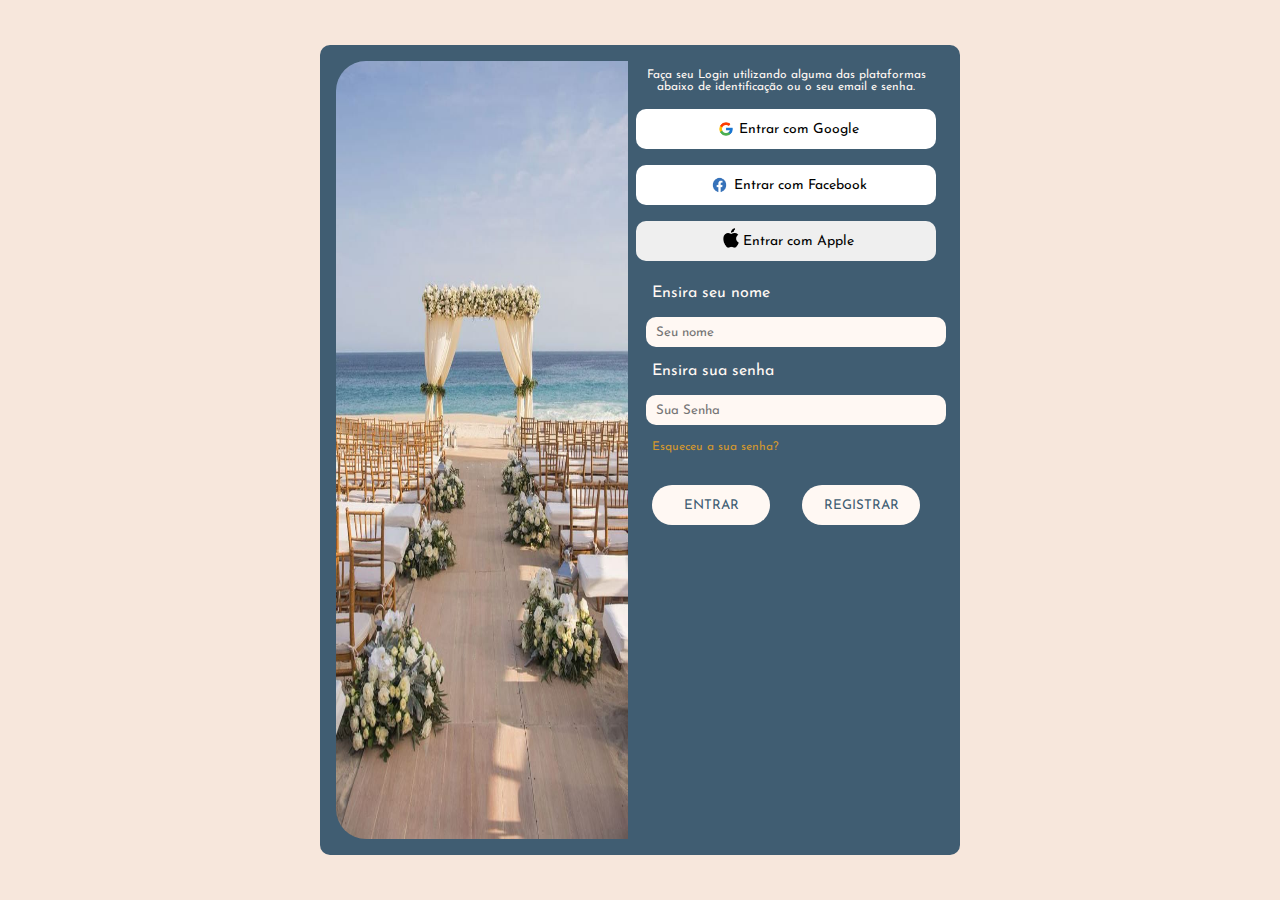
<file: Caminho-para-o-amor/index.html>
<!DOCTYPE html>
<html lang="pt-br">

<head>
    <meta charset="UTF-8">
    <meta name="viewport" content="width=device-width, initial-scale=1.0">
    <title>Document</title>
    <link rel="stylesheet" href="./assets/style/style.css">
</head>

<body>

    <div class="container">

        <div class="tudo">

            <div class="imagem">
                <img src="./assets/images/login.jpg" alt="">
            </div>
            <div class="login">
                <p class="subtitulo">
                    Faça seu Login utilizando alguma das plataformas abaixo de identificação ou o seu email e senha.
                </p>
                <div class="bt1">
                    <button class="btn-1"> <img class="img-btn-1" src="./assets/images/google.png" alt=""><a href="#">Entrar
                            com
                            Google</a></button>
                </div>
                <div class="bt2">
                    <button class="btn-2"> <img class="img-btn-2" src="./assets/images/facebook.png" alt=""><a href="#">Entrar
                            com
                            Facebook</a></button>
                </div>

                <div class="bt3">
                    <button class="btn-3"><img class="img-btn-3" src="./assets/images/apple.png" alt=""><a href="#"> Entrar
                            com
                            Apple</a></button>
                </div>
                <div class="em">
                    <label id="labelEmail" for="email">Ensira seu nome</label>
                    <input id="nome" type="email" placeholder="Seu nome">
                    <label id="labelEmail" for="email">Ensira sua senha</label>
                    <input id="senha" type="password" placeholder="Sua Senha">
                    <p class="sub"><a href="#" class="senha">Esqueceu a sua senha?</a></p>
                    <div class="buttonsBox">
                    <button id="bntLogin" class="entrar"><a href="./assets/html/inicial.html" class="link">ENTRAR</a></button>
                    <button class="entrar"><a href="./assets/html/cadastro.html" class="link">REGISTRAR</a></button>
                    </div>
                </div>
            </div>
        </div>

    </div>


    <script src="./assets/script/inicial.js"></script>
</body>

</html>
</file>
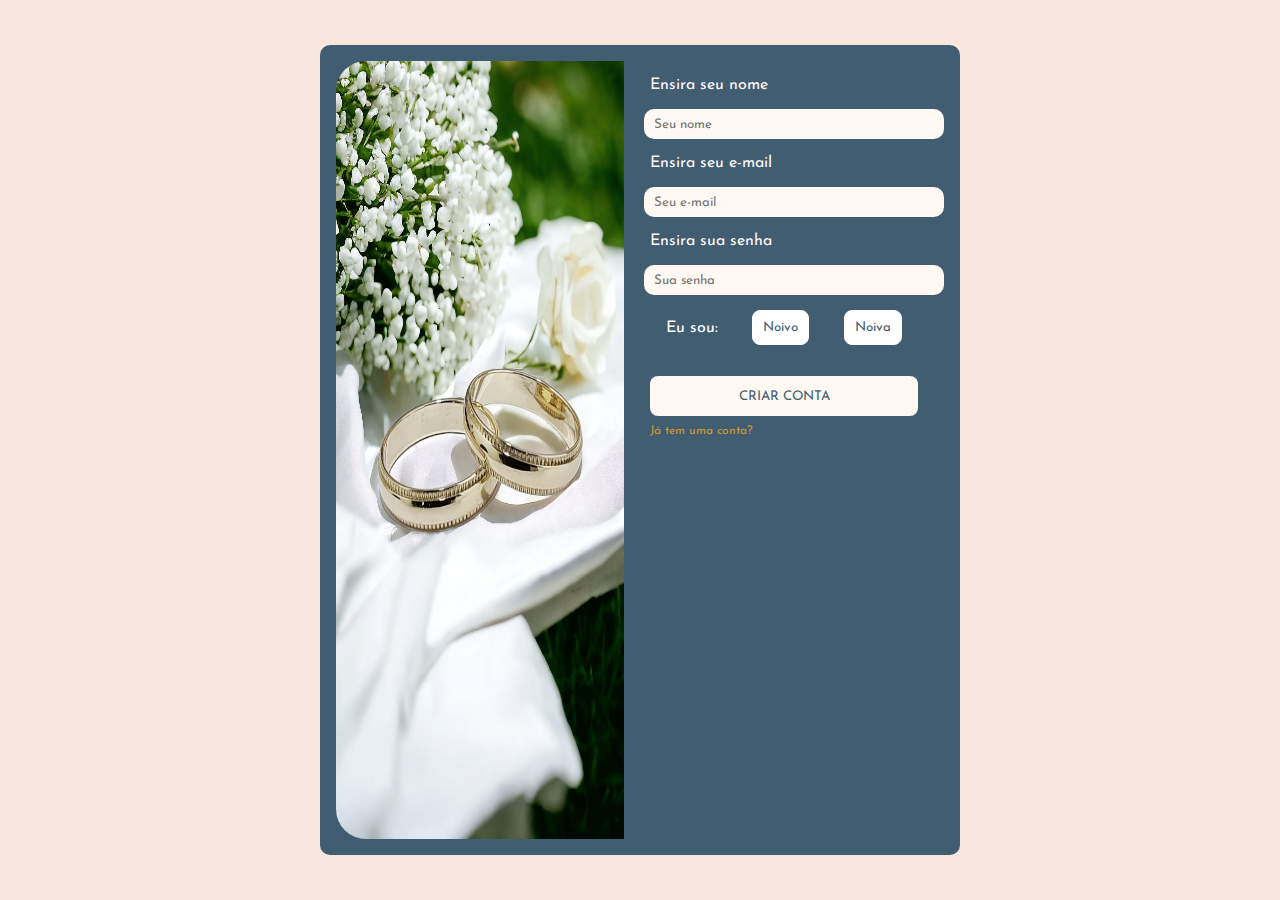
<file: Caminho-para-o-amor/assets/html/cadastro.html>
<!DOCTYPE html>
<html lang="pt-br">

<head>
    <meta charset="UTF-8">
    <meta name="viewport" content="width=device-width, initial-scale=1.0">
    <title>Caminho para o amor - Cadastro</title>
    <link rel="stylesheet" href="../style//style.css">
</head>

<body>

    <div class="container">
        <div class="tudo">
            <div class="imagem">
                <img src="../images/alianca-cadastro.jpeg" alt="">
            </div>

            <div style="margin: 10px;" class="em">
                <label id="labelEmail" for="email">Ensira seu nome</label>
                <input id="nome" type="email" placeholder="Seu nome">
                <label id="labelEmail" for="email">Ensira seu e-mail</label>
                <input id="e-mail" type="email" placeholder="Seu e-mail">
                <label id="labelEmail" for="email">Ensira sua senha</label>
                <input id="senha" type="password" placeholder="Sua senha">

                <div class="cal-tel">
                    <p style="color: white;" class="eu">Eu sou:</p>
                    <button id="noivo" class="btnEscolha">Noivo</button>
                    <button id="noiva" class="btnEscolha">Noiva</button>
                </div>

                <div class="buttonsBox">
                    <button style="border-radius: 8px;" class="entrar"><a href="./inicial.html" class="link">CRIAR CONTA</a></button>
                </div>
                <p style="margin-top: -7px;" class="sub"><a href="../../index.html" class="senha">Já tem uma conta?</a></p>
            </div>

        </div>

    </div>

    <script src="../script/inicial.js"></script>

</body>
</html>
</file>
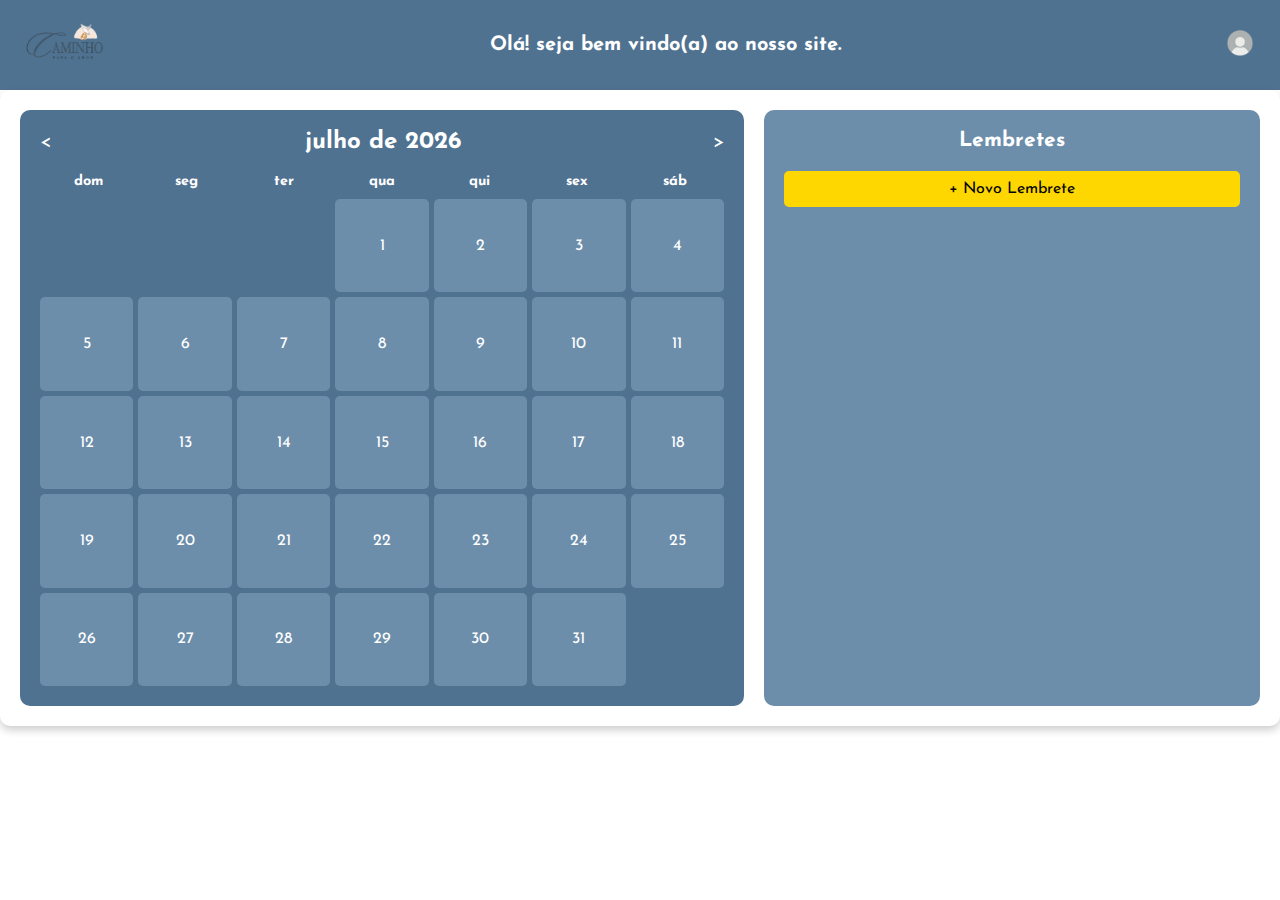
<file: Caminho-para-o-amor/assets/html/calendario.html>
<!DOCTYPE html>
<html lang="pt-br">

<head>
    <meta charset="UTF-8">
    <meta name="viewport" content="width=device-width, initial-scale=1.0">
    <title>Caminho para o amor</title>
    <link rel="stylesheet" href="../style/calendario.css">
</head>

<body>

    <header class="header">
        <div class="logo">
            <a href="./inicial.html"><img src="../images/logo-removebg-preview.png" alt="" srcset=""></a>
        </div>
        <div class="welcome">
            <h1 style="font-size: 20px;" id="nomeTelaInicial">Olá! seja bem vindo(a) ao nosso site.</h1>
        </div>
        <div class="profile-icon">
            <a href="../../index.html"><img src="../images/user.png" alt="Ícone de Perfil"></a>
        </div>
    </header>

    <div class="container">
        <div class="calendar">
            <header>
                <button id="prev-month">&lt;</button>
                <h2 id="month-year">Mês e Ano</h2>
                <button id="next-month">&gt;</button>
            </header>
            <div class="weekdays">
                <span>dom</span>
                <span>seg</span>
                <span>ter</span>
                <span>qua</span>
                <span>qui</span>
                <span>sex</span>
                <span>sáb</span>
            </div>
            <div id="days-container" class="days"></div>
        </div>
    
        <aside class="sidebar">
            <h3>Lembretes</h3>
            <button id="add-event">+ Novo Lembrete</button>
            <div id="events-container">
                <!-- Eventos dinâmicos serão adicionados aqui -->
            </div>
        </aside>
    </div>
    
    <!-- Modal -->
    <div class="modal" id="modal">
        <div class="modal-content">
            <h3>Adicionar Evento</h3>
            <input type="text" id="event-title" placeholder="Digite o nome do evento">
            <button id="save-event">Salvar</button>
            <button id="cancel-event">Cancelar</button>
        </div>
    </div>

    <script src="../script/calendario.js"></script>
</body>

</html>
</file>
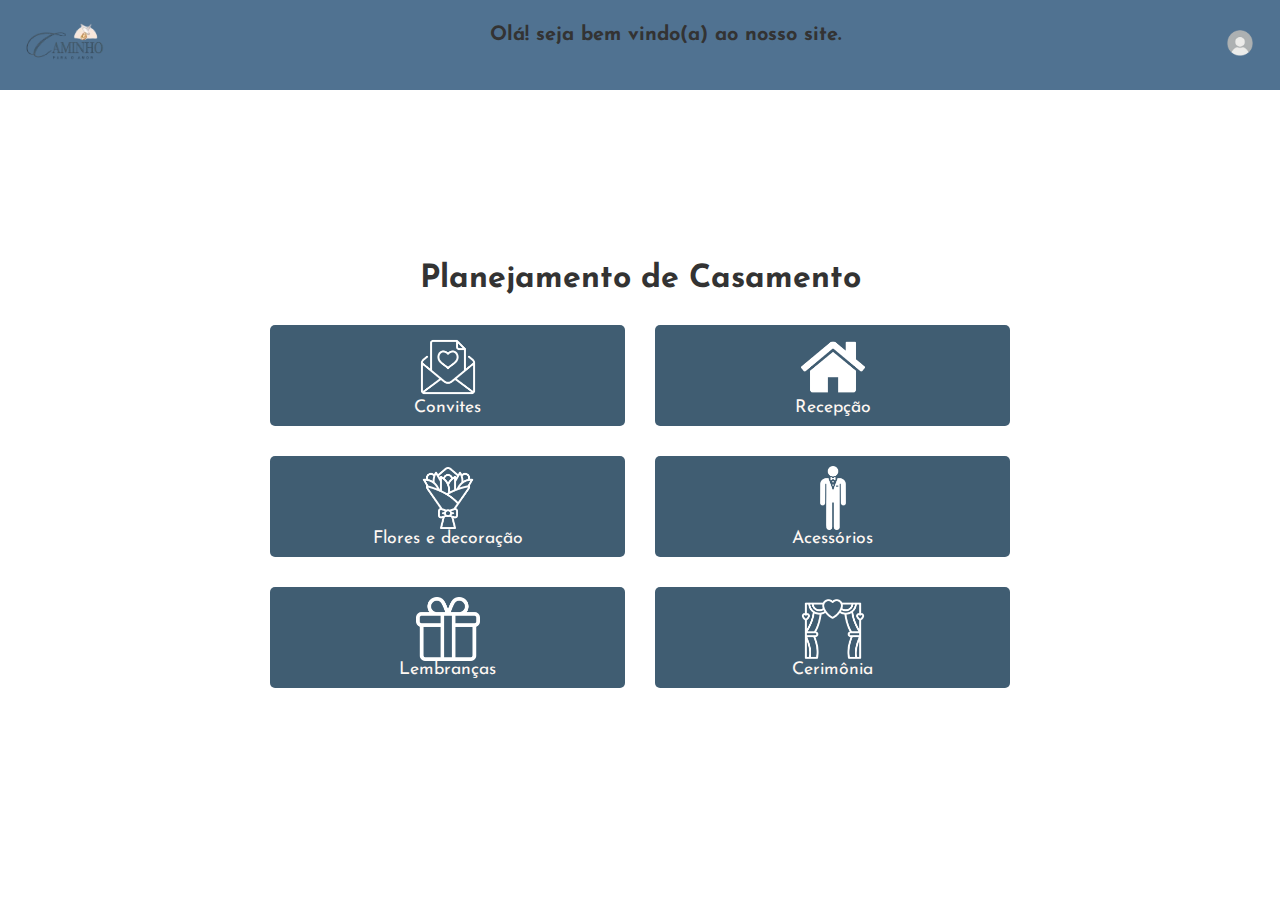
<file: Caminho-para-o-amor/assets/html/contrato.html>
<!DOCTYPE html>
<html lang="pt-br">

<head>
    <meta charset="UTF-8">
    <meta name="viewport" content="width=device-width, initial-scale=1.0">
    <title>Caminho para o amor</title>
    <link rel="stylesheet" href="../style/contrato.css">
</head>

<body>

    <header class="header">
        <div class="logo">
            <a href="./inicial.html"><img src="../images/logo-removebg-preview.png" alt="" srcset=""></a>
        </div>
        <div class="welcome">
            <h1 style="font-size: 20px;" id="nomeTelaInicial">Olá! seja bem vindo(a) ao nosso site.</h1>
        </div>
        <div class="profile-icon">
            <a href="../../index.html"><img src="../images/user.png" alt="Ícone de Perfil"></a>
        </div>
    </header>

    <div class="principal">

    <div class="container">
        <h1>Planejamento de Casamento</h1>
        
        <div class="button-container">
          <button class="category-btn" data-category="roupas"><img src="../images/carta[.png" alt="" srcset="">Convites</button>
          <button class="category-btn" data-category="alimentos"><img src="../images/casa.png" alt="" srcset="">Recepção</button>
          <button class="category-btn" data-category="decoracao"><img src="../images/flores.png" alt="" srcset="">Flores e decoração</button>
          <button class="category-btn" data-category="musicos"><img src="../images/roupa.png" alt="" srcset="">Acessórios</button>
          <button class="category-btn" data-category="fotografos"><img src="../images/presente.png" alt="" srcset="">Lembranças</button>
          <button class="category-btn" data-category="floristas"><img src="../images/acessorioCasa.png" alt="" srcset="">Cerimônia</button>
        </div>
    
        <!-- Modal -->
        <div id="modal" class="modal">
          <div class="modal-content">
            <span class="close">&times;</span>
            <h2 id="modal-title">Empresas Disponíveis</h2>
            <ul id="companies-list">
              <!-- Empresas serão inseridas aqui dinamicamente -->
            </ul>
          </div>
        </div>
      </div>

    </div>
    
 
    <script src="../script/contrato.js"></script>
</body>

</html>
</file>
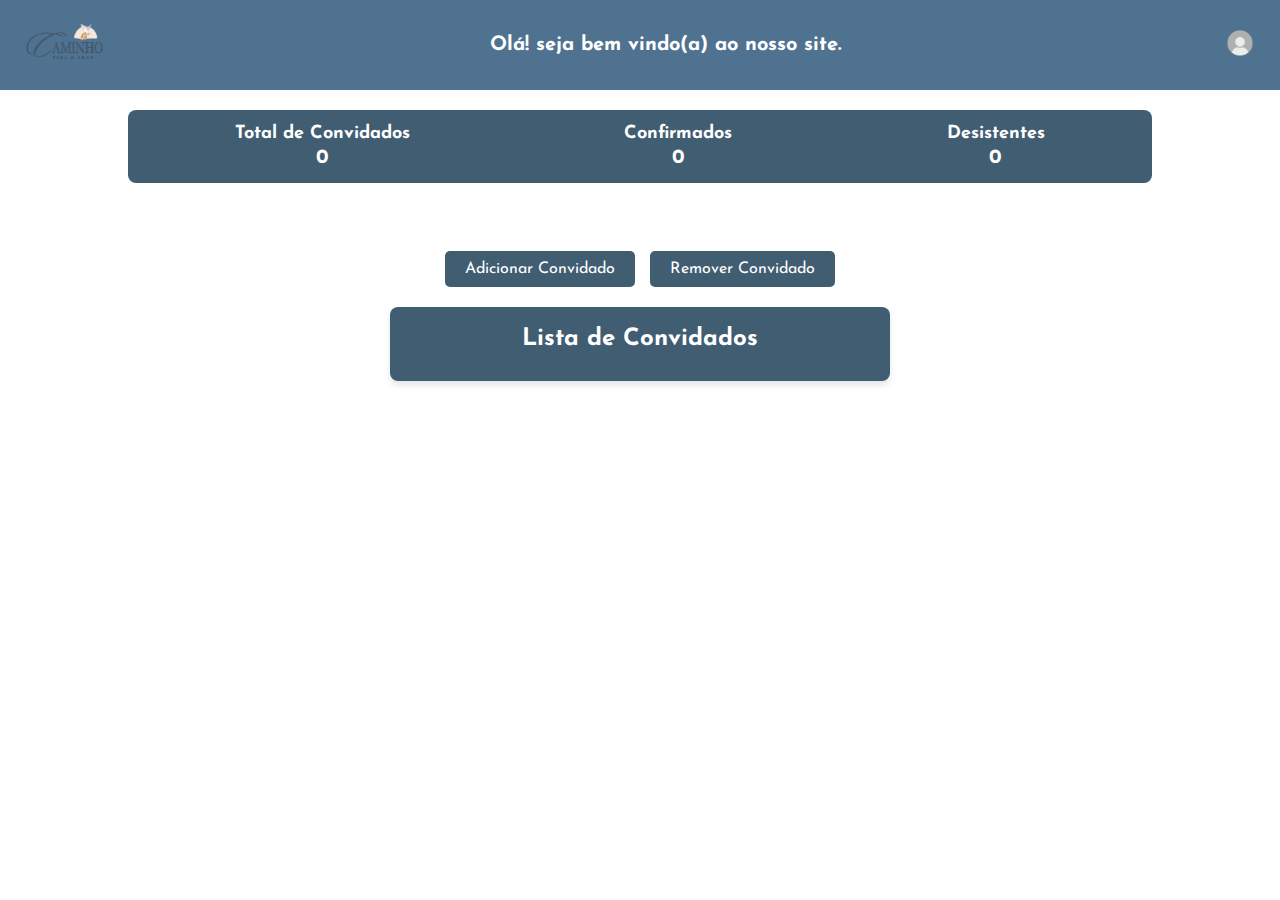
<file: Caminho-para-o-amor/assets/html/fornecedor.html>
<!DOCTYPE html>
<html lang="pt-br">

<head>
    <meta charset="UTF-8">
    <meta name="viewport" content="width=device-width, initial-scale=1.0">
    <title>Caminho para o amor</title>
    <link rel="stylesheet" href="../style/fornecedor.css">
</head>

<body>



    <header class="header">
        <div class="logo">
            <a href="./inicial.html"><img src="../images/logo-removebg-preview.png" alt="" srcset=""></a>
        </div>
        <div class="welcome">
            <h1 style="font-size: 20px;" id="nomeTelaInicial">Olá! seja bem vindo(a) ao nosso site.</h1>
        </div>
        <div class="profile-icon">
            <a href="../../index.html"><img src="../images/user.png" alt="Ícone de Perfil"></a>
        </div>
    </header>

    <div class="container">

        <!-- Painel de informações -->
        <section class="info-panel">
            <div class="info-item">
                <h3>Total de Convidados</h3>
                <p id="total-guests">0</p>
            </div>
            <div class="info-item">
                <h3>Confirmados</h3>
                <p id="confirmed-guests">0</p>
            </div>
            <div class="info-item">
                <h3>Desistentes</h3>
                <p id="declined-guests">0</p>
            </div>
        </section>

        <main>
            <div class="controls">
                <button id="btn-add-guest">Adicionar Convidado</button>
                <button id="btn-remove-guest">Remover Convidado</button>
            </div>

            <section class="guest-box">
                <h2>Lista de Convidados</h2>
                <ul id="guest-container">
                    <!-- Lista de convidados será gerada dinamicamente -->
                </ul>
            </section>
        </main>

        <!-- Modal -->
        <div class="modal" id="modal">
            <div class="modal-content">
                <h3 id="modal-title">Adicionar Convidado</h3>
                <input type="text" id="modal-input" placeholder="Digite o nome" />
                <div class="modal-buttons">
                    <button id="modal-save">Salvar</button>
                    <button id="modal-cancel">Cancelar</button>
                </div>
            </div>
        </div>

    </div>


    <script src="../script/fornecedor.js"></script>
</body>

</html>
</file>
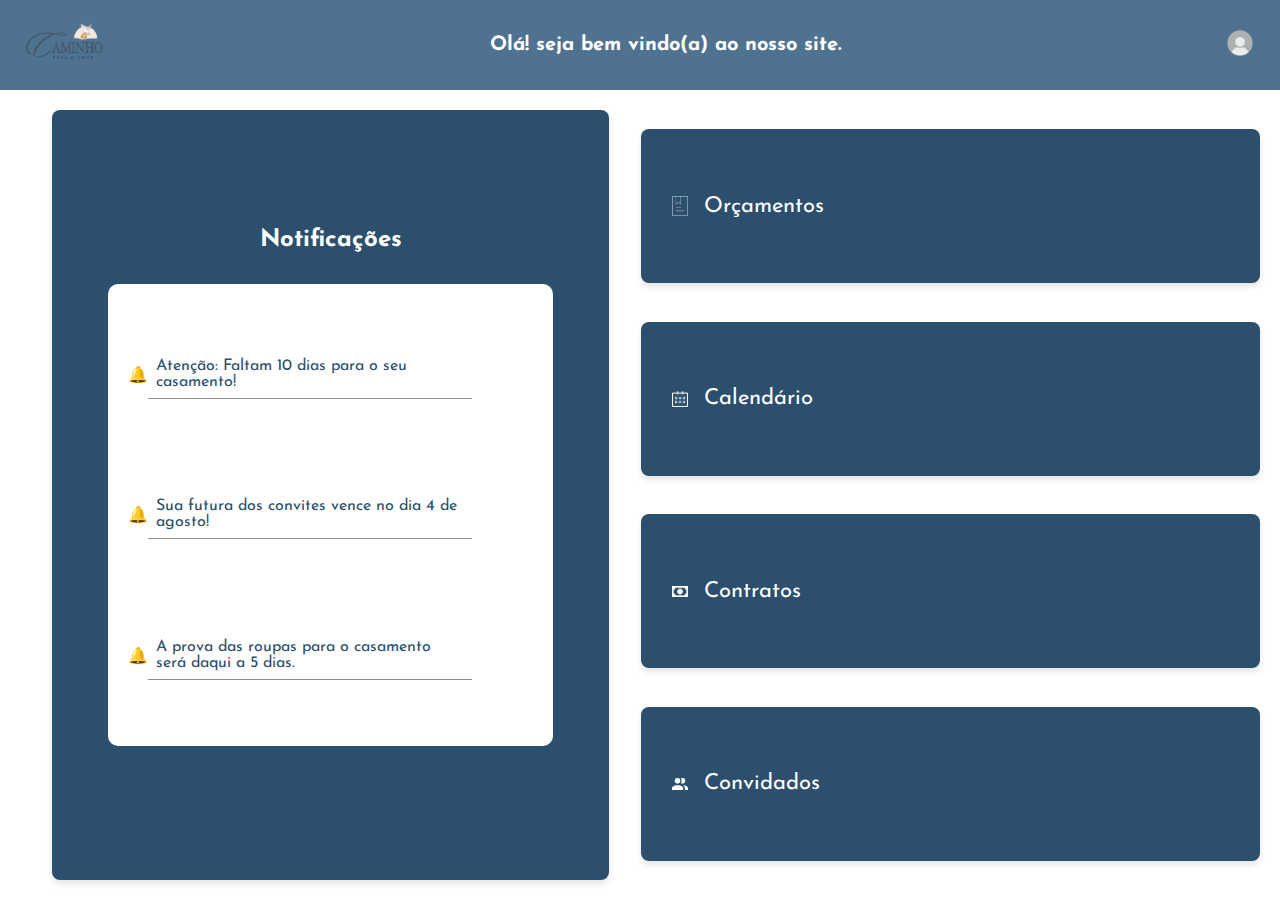
<file: Caminho-para-o-amor/assets/html/inicial.html>
<!DOCTYPE html>
<html lang="pt-br">
<head>
    <meta charset="UTF-8">
    <meta name="viewport" content="width=device-width, initial-scale=1.0">
    <title>Caminho para o amor - Tela inicial</title>
    <link rel="stylesheet" href="../style/inicial.css">
</head>
<body>

    <header class="header">
        <div class="logo">
            <a href="./inicial.html"><img src="../images/logo-removebg-preview.png" alt="" srcset=""></a>
        </div>
        <div class="welcome">
            <h1 style="font-size: 20px;" id="nomeTelaInicial">Olá! seja bem vindo(a) ao nosso site.</h1>
        </div>
        <div class="profile-icon">
            <a href="../../index.html"><img src="../images/user.png" alt="Ícone de Perfil"></a>
        </div>
    </header>

    <main class="container">
        <section class="notification">
            <h2>Notificações</h2>
            <ul>
                <div>
                    🔔  <li>Atenção: Faltam 10 dias para o seu casamento!</li>
                </div>
                <div>
                    🔔  <li>Sua futura dos convites vence no dia 4 de agosto!</li>
                </div>
                <div>
                    🔔  <li>A prova das roupas para o casamento será daqui a 5 dias.</li>
                </div>
                
                
            </ul>
        </section>

        <section class="buttons">
            <button class="btn" onclick="openSection('orcamentos')"><img src="../images/acordo.png" alt="" srcset=""> Orçamentos</button>
            <button class="btn" onclick="openSection('calendario')"> <img src="../images/calendario.png" alt="" srcset="">Calendário</button>
            <button class="btn" onclick="openSection('contratos')"><img src="../images/money.png" alt="" srcset="">Contratos</button>
            <button class="btn" onclick="openSection('convidados')"><img src="../images/convidados.png" alt="" srcset=""> Convidados</button>
        </section>
    </main>

    <footer class="footer"></footer>
    
    <script src="../script/inicial.js"></script>
</body>
</html>
</file>
<file: Caminho-para-o-amor/assets/style/style.css>
@import url('https://fonts.googleapis.com/css2?family=Josefin+Sans:ital,wght@0,100..700;1,100..700&display=swap');

* {
    font-family: "Josefin Sans", sans-serif;
    box-sizing: border-box;
    margin: 0;
    padding: 0;
}

:root {
    --Rosa-claro: rgba(247, 231, 220, 1);
    --Azul-escuro: rgba(64, 93, 114, 1);
    --Azul-escuro-claro: rgba(72, 101, 121, 1);
    --Braco-escuro: rgba(255, 248, 243, 1);
    --Azul-cinza: rgba(154, 171, 185, 1);
    --Amarelo: rgba(211, 151, 47, 1);
    --Azul-escuro-cima: rgba(64, 93, 114, 0.564);
}

body {
    background-color: var(--Rosa-claro);
}

.container{
    width: 100%;
    height: 100vh;
    display: flex;
    align-items: center;
    justify-content: center;
}

.imagem img{
    width: 100%;
    height: 100%;
    border-radius: 30px 0 0px 30px;
}


.tudo {
    display: flex;
    align-items: center;
    justify-content: center;
    width: 50%;
    height: 90%;
    background-color: var(--Azul-escuro);
    padding: 1rem;
    border-radius: 10px;
    position: relative;
}

.imagem {
    width: 100%;
    height: 100%;
}

.login {
    position: relative;
    display: flex;
    flex-direction: column;
    justify-content: space-around;
    align-items: center;
    height: 100%;
}



.img-btn-1 {
    width: 1rem;
    margin: 0.3rem;
}

.btn-1 {
    display: flex;
    align-items: center;
    justify-content: center;
    outline: none;
    border: none;
    border-radius: 10px;
    height: 40px;
    font-size: 14px;
    width: 300px;
    background-color: white;
    margin: 0.5rem;
}

.cal-tel{
    width: 100%;
    display: flex;
    align-items: center;
    justify-content: space-around;
    padding: 15px;
}

a {
    text-decoration: none;
    outline: none;
}

a:link,
a:visited {
    color: black;
}

.btn-2 {
    display: flex;
    align-items: center;
    align-self: center;
    justify-content: center;
    outline: none;
    border: none;
    border-radius: 10px;
    height: 40px;
    font-size: 14px;
    width: 300px;
    background-color: white;
    margin: 0.5rem;

}

.img-btn-2 {
    width: 1.2rem;
    margin: 0.3rem;
}

.btn-3 {
    display: flex;
    align-items: center;
    justify-content: center;
    outline: none;
    border: none;
    border-radius: 10px;
    height: 40px;
    font-size: 14px;
    width: 300px;
    margin: 0.5rem;

}

.img-btn-3 {
    width: 1rem;
    margin: 0.3rem;
    margin-top: -0.1rem;
}

.em{
    display: flex;
    flex-direction: column;
    height: 100%;
}



.subtitulo {
    margin: 0.5rem;
    color: var(--Braco-escuro);
    font-size: 12px;
    text-align: center;
}

input {
    width: 300px;
    position: relative;
    left: 10px;
    height: 30px;
    padding: 10px;
    background-color: var(--Braco-escuro);
    border: none;
    border-radius: 10px;
}

.sub {
    font-size: 12px;
    color: black;
    position: relative;
    margin: 1rem;
}

.btnEscolha{
    padding: 10px;
    background-color: white;
    color: var(--Azul-escuro);
    border: 1px solid white;
    border-radius: 8px;
}

.selecionado{
    border: 1px solid black;
    background-color: var(--Azul-escuro);
    color: white;
}

#labelEmail{
    margin: 1rem;
    color: var(--Braco-escuro);
}

.buttonsBox{
    display: flex;
    width: 100%;
}

button:hover{
    cursor: pointer;
}

.entrar {
    width: 100%;
    height: 40px;
    border: none;
    border-radius: 20px;
    background-color: var(--Braco-escuro);
    color: var(--Azul-escuro);
    display: flex;
    justify-content: center;
    align-items: center;
    align-self: center;
    position: relative;
    margin: 1rem;
}

.link:link,
.link:visited {
    color: var(--Azul-escuro);
}

.senha:link,
.senha:visited {
    color: var(--Amarelo);
}

.informar{
    background-color: transparent;
    border: 1px solid white;
    display: flex;
    align-items: center;
    justify-content: space-around;
    border-radius: 8px;
    padding: 8px;
}

@media (min-width: 1400px) {

    .tudo{
        height: 60%;
    }
    
}
</file>
<file: Caminho-para-o-amor/assets/style/calendario.css>
@import url('https://fonts.googleapis.com/css2?family=Josefin+Sans:ital,wght@0,100..700;1,100..700&display=swap');

* {
    font-family: "Josefin Sans", sans-serif;
    box-sizing: border-box;
    margin: 0;
    padding: 0;
}

:root {
    --Rosa-claro: rgba(247, 231, 220, 1);
    --Azul-escuro: rgba(64, 93, 114, 1);
    --Azul-escuro-claro: rgba(72, 101, 121, 1);
    --Braco-escuro: rgba(255, 248, 243, 1);
    --Azul-cinza: rgba(154, 171, 185, 1);
    --Amarelo: rgba(211, 151, 47, 1);
    --Azul-escuro-cima: rgba(64, 93, 114, 0.564);
}

.header {
    display: flex;
    justify-content: space-between;
    align-items: center;
    padding: 10px 20px;
    background-color: #507291;
    color: #fff;
    height: 10vh;
}

.header .logo img {
    height: 50px;
}

.header .profile-icon img {
    height: 40px;
    border-radius: 50%;
}

.container {
    display: flex;
    flex-direction: row;
    gap: 20px;
    width: 100%;
    height: 90%;
    background: white;
    box-shadow: 0px 4px 8px rgba(0, 0, 0, 0.2);
    border-radius: 10px;
    padding: 20px;
    justify-content: center;
}

/* Calendar Section */
.calendar {
    flex: 3;
    background-color: #507291;
    color: white;
    border-radius: 10px;
    display: flex;
    flex-direction: column;
    padding: 20px;
    overflow: hidden;
}

.calendar header {
    display: flex;
    justify-content: space-between;
    align-items: center;
    margin-bottom: 20px;
}

.calendar header h2 {
    font-size: 1.5rem;
}

.calendar header button {
    background: none;
    border: none;
    color: white;
    font-size: 1.2rem;
    cursor: pointer;
}

.weekdays {
    display: grid;
    grid-template-columns: repeat(7, 1fr);
    text-align: center;
    margin-bottom: 10px;
    font-weight: bold;
    font-size: 0.9rem;
}

.days {
    display: grid;
    grid-template-columns: repeat(7, 1fr);
    gap: 5px;
}

.day {
    width: 100%;
    padding: 10px;
    aspect-ratio: 1; /* Mantém os dias como quadrados */
    background-color: #6c8eab;
    border-radius: 5px;
    display: flex;
    justify-content: center;
    align-items: center;
    cursor: pointer;
    transition: background-color 0.3s, transform 0.2s;
}

.day:hover {
    background-color: #5b7c97;
    transform: scale(1.05);
}

.day.selected {
    background-color: #ffd700;
    color: black;
}

/* Sidebar Section */
.sidebar {
    flex: 2;
    background-color: #6c8eab;
    color: white;
    border-radius: 10px;
    display: flex;
    flex-direction: column;
    padding: 20px;
}

.sidebar h3 {
    font-size: 1.3rem;
    margin-bottom: 20px;
    text-align: center;
}

.sidebar button {
    background-color: #ffd700;
    color: black;
    border: none;
    padding: 10px;
    margin-bottom: 15px;
    cursor: pointer;
    border-radius: 5px;
    font-size: 1rem;
    transition: background-color 0.3s;
}

.sidebar button:hover {
    background-color: #ffbf00;
}

#events-container {
    margin-top: 20px;
    overflow-y: auto;
    height: calc(100% - 80px); /* Ajuste dinâmico para eventos */
}

.event {
    background-color: #fff;
    color: #333;
    padding: 10px;
    margin-bottom: 10px;
    border-radius: 5px;
    display: flex;
    justify-content: space-between;
    align-items: center;
    cursor: pointer;
    transition: transform 0.2s;
}

.event:hover {
    transform: scale(1.02);
}

.event.completed {
    text-decoration: line-through;
    background-color: #d1e7dd;
    color: #0f5132;
}

/* Modal */
.modal {
    position: fixed;
    top: 0;
    left: 0;
    width: 100%;
    height: 100%;
    background: rgba(0, 0, 0, 0.5);
    display: none;
    justify-content: center;
    align-items: center;
    z-index: 10;
}

.modal-content {
    background: white;
    padding: 20px;
    border-radius: 10px;
    width: 300px;
    text-align: center;
}

.modal-content h3 {
    font-size: 1.2rem;
    margin-bottom: 10px;
}

.modal-content input {
    width: 100%;
    padding: 10px;
    margin-bottom: 15px;
    border: 1px solid #ddd;
    border-radius: 5px;
    font-size: 1rem;
}

.modal-content button {
    padding: 10px 20px;
    margin: 5px;
    border: none;
    border-radius: 5px;
    cursor: pointer;
    font-size: 1rem;
}

#save-event {
    background-color: #28a745;
    color: white;
}

#save-event:hover {
    background-color: #218838;
}

#cancel-event {
    background-color: #dc3545;
    color: white;
}

#cancel-event:hover {
    background-color: #a71d2a;
}
</file>
<file: Caminho-para-o-amor/assets/style/contrato.css>
@import url('https://fonts.googleapis.com/css2?family=Josefin+Sans:ital,wght@0,100..700;1,100..700&display=swap');

* {
    font-family: "Josefin Sans", sans-serif;
    box-sizing: border-box;
    margin: 0;
    padding: 0;
}

:root {
    --Rosa-claro: rgba(247, 231, 220, 1);
    --Azul-escuro: rgba(64, 93, 114, 1);
    --Azul-escuro-claro: rgba(72, 101, 121, 1);
    --Braco-escuro: rgba(255, 248, 243, 1);
    --Azul-cinza: rgba(154, 171, 185, 1);
    --Amarelo: rgba(211, 151, 47, 1);
    --Azul-escuro-cima: rgba(64, 93, 114, 0.564);
}

.principal{
    width: 100%;
    height: 90vh;
    display: flex;
    justify-content: center;
    align-items: center;
}

.header {
    display: flex;
    justify-content: space-between;
    align-items: center;
    padding: 10px 20px;
    background-color: #507291;
    color: #fff;
    height: 10vh;
}

.header .logo img {
    height: 50px;
}

.header .profile-icon img {
    height: 40px;
    border-radius: 50%;
}

.container {
    text-align: center;
    padding: 20px;
    max-width: 800px;
    width: 100%;
  }
  
  /* Título */
  h1 {
    font-size: 2em;
    margin-bottom: 20px;
    color: #333;
  }
  
  /* Container de botões */
  .button-container {
    display: grid;
    grid-template-columns: repeat(2, 1fr);
    justify-content: center;
    flex-wrap: wrap;
    gap: 10px;
    margin-bottom: 30px;
  }
  
  /* Estilo dos botões */
  .category-btn {
    display: flex;
    flex-direction: column;
    justify-content: space-around;
    align-items: center;
    padding: 10px;
    background-color: var(--Azul-escuro);
    color: var(--Braco-escuro);
    border: none;
    margin: 10px;
    font-size: 1.1em;
    cursor: pointer;
    border-radius: 5px;
    transition: background-color 0.3s;
  }

  .category-btn img{
    width: 4rem;
  }
  
  .category-btn:hover {
    background-color: var(--Azul-escuro-cima);
  }
  
  /* Estilo do Modal */
  .modal {
    display: none;
    position: fixed;
    z-index: 1;
    left: 0;
    top: 0;
    width: 100%;
    height: 100%;
    overflow: auto;
    background-color: rgb(0,0,0);
    background-color: rgba(0,0,0,0.4);
  }
  
  /* Conteúdo do Modal */
  .modal-content {
    background-color: #fefefe;
    margin: 15% auto;
    padding: 20px;
    border: 1px solid #888;
    width: 80%;
    max-width: 600px;
    text-align: left;
  }
  
  /* Fechar modal */
  .close {
    color: #aaa;
    float: right;
    font-size: 28px;
    font-weight: bold;
    cursor: pointer;
  }
  
  .close:hover,
  .close:focus {
    color: black;
    text-decoration: none;
  }
  
  /* Lista de empresas */
  #companies-list {
    list-style: none;
    padding: 0;
  }
  
  #companies-list li {
    padding: 10px;
    border-bottom: 1px solid #ddd;
  }
  
  #companies-list li:last-child {
    border-bottom: none;
  }
  
  #companies-list h3 {
    font-size: 1.1em;
    color: #333;
    margin-bottom: 5px;
  }
  
  #companies-list p {
    color: #555;
  }
</file>
<file: Caminho-para-o-amor/assets/style/fornecedor.css>
@import url('https://fonts.googleapis.com/css2?family=Josefin+Sans:ital,wght@0,100..700;1,100..700&display=swap');

* {
    font-family: "Josefin Sans", sans-serif;
    box-sizing: border-box;
    margin: 0;
    padding: 0;
}

:root {
    --Rosa-claro: rgba(247, 231, 220, 1);
    --Azul-escuro: rgba(64, 93, 114, 1);
    --Azul-escuro-claro: rgba(72, 101, 121, 1);
    --Braco-escuro: rgba(255, 248, 243, 1);
    --Azul-cinza: rgba(154, 171, 185, 1);
    --Amarelo: rgba(211, 151, 47, 1);
    --Azul-escuro-cima: rgba(64, 93, 114, 0.564);
}

.header {
    display: flex;
    justify-content: space-between;
    align-items: center;
    padding: 10px 20px;
    background-color: #507291;
    color: #fff;
    height: 10vh;
}

.header .logo img {
    height: 50px;
}

.header .profile-icon img {
    height: 40px;
    border-radius: 50%;
}


.container {
    width: 100%;
    height: 90vh;
    display: flex;
    flex-direction: column;
    justify-content: flex-start;
    align-items: center;
  }

  main{
    margin: 3rem;
    display: flex;
    flex-direction: column;
    align-items: center;
    width: 100%;
  }
  
  /* Botões de controle */
  .controls {
    display: flex;
    gap: 15px;
    margin-bottom: 20px;
  }
  
  .controls button {
    font-size: 16px;
    padding: 10px 20px;
    background-color: var(--Azul-escuro);
    color: white;
    border: none;
    border-radius: 5px;
    cursor: pointer;
    transition: background-color 0.3s;
  }
  
  .controls button:hover {
    background-color: #0056b3;
  }
  
  /* Caixa de convidados */
  .guest-box {
    width: 100%;
    max-width: 500px;
    background: var(--Azul-escuro);
    padding: 20px;
    border-radius: 8px;
    box-shadow: 0 4px 6px rgba(0, 0, 0, 0.1);
    text-align: center;
  }
  
  .guest-box h2 {
    margin-bottom: 10px;
    color: white;
  }
  
  /* Lista de convidados */
  #guest-container {
    list-style: none;
    padding: 0;
    margin: 0;
  }
  
  .guest-item {
    display: flex;
    justify-content: space-between;
    align-items: center;
    padding: 10px;
    border-bottom: 1px solid #ddd;
  }
  
  .guest-item:last-child {
    border-bottom: none;
  }
  
  .guest-item span {
    font-size: 16px;
    color: white;
  }
  
  .guest-item button {
    background-color: #28a745;
    color: white;
    border: none;
    padding: 5px 10px;
    border-radius: 5px;
    cursor: pointer;
    font-size: 14px;
    transition: background-color 0.3s;
  }
  
  .guest-item button:hover {
    background-color: #218838;
  }
  
  /* Modal */
  .modal {
    position: fixed;
    top: 0;
    left: 0;
    width: 100%;
    height: 100%;
    background: rgba(0, 0, 0, 0.5);
    display: none;
    justify-content: center;
    align-items: center;
  }
  
  .modal-content {
    background: white;
    padding: 20px;
    border-radius: 10px;
    width: 90%;
    max-width: 400px;
    text-align: center;
  }
  
  .modal-content h3 {
    margin-bottom: 15px;
  }
  
  .modal-content input {
    width: 100%;
    padding: 10px;
    margin-bottom: 15px;
    border: 1px solid #ddd;
    border-radius: 5px;
    font-size: 16px;
  }
  
  .modal-buttons {
    display: flex;
    justify-content: space-around;
  }
  
  .modal-buttons button {
    padding: 10px 20px;
    font-size: 16px;
    border: none;
    border-radius: 5px;
    cursor: pointer;
    transition: background-color 0.3s;
  }
  
  #modal-save {
    background-color: #007BFF;
    color: white;
  }
  
  #modal-save:hover {
    background-color: #0056b3;
  }
  
  #modal-cancel {
    background-color: #dc3545;
    color: white;
  }
  
  #modal-cancel:hover {
    background-color: #a71d2a;
  }

  .info-panel {
    display: flex;
    justify-content: space-around;
    align-items: center;
    width: 80%;
    background-color: var(--Azul-escuro);
    color: white;
    padding: 15px 0;
    margin-bottom: 20px;
    border-radius: 8px;
    margin: 20px;
}

.info-item {
    text-align: center;
}

.info-item h3 {
    font-size: 18px;
    margin-bottom: 5px;
}

.info-item p {
    font-size: 20px;
    font-weight: bold;
}
</file>
<file: Caminho-para-o-amor/assets/style/inicial.css>
@import url('https://fonts.googleapis.com/css2?family=Josefin+Sans:ital,wght@0,100..700;1,100..700&display=swap');

* {
    font-family: "Josefin Sans", sans-serif;
    box-sizing: border-box;
    margin: 0;
    padding: 0;
}

:root {
    --Rosa-claro: rgba(247, 231, 220, 1);
    --Azul-escuro: rgba(64, 93, 114, 1);
    --Azul-escuro-claro: rgba(72, 101, 121, 1);
    --Braco-escuro: rgba(255, 248, 243, 1);
    --Azul-cinza: rgba(154, 171, 185, 1);
    --Amarelo: rgba(211, 151, 47, 1);
    --Azul-escuro-cima: rgba(64, 93, 114, 0.564);
}


.header {
    display: flex;
    justify-content: space-between;
    align-items: center;
    padding: 10px 20px;
    background-color: #507291;
    color: #fff;
    height: 10vh;
}

.header .logo img {
    height: 50px;
}

.header .profile-icon img {
    height: 40px;
    border-radius: 50%;
}

.container {
    display: flex;
    align-items: center;
    justify-content: space-around;
    padding: 20px;
    height: 90vh;
}

.notification {
    background-color: #2b4f6c;
    color: #fff;
    margin-bottom: 20px;
    border-radius: 8px;
    width: 90%;
    height: 100%;
    box-shadow: 0px 4px 6px rgba(0, 0, 0, 0.1);
    margin: 2rem;
    display: flex;
    flex-direction: column;
    align-items: center;
    justify-content: center;
}


.notification h2 {
    margin: 2rem;
    margin-top: -1rem;
}

.notification ul {
    list-style: none;
    padding: 20px;
    background-color: #fff;
    color: #2b4f6c;
    border-radius: 10px;
    height: 60%;
    width: 80%;
    display: flex;
    flex-direction: column;
    align-items: center;
    justify-content: space-around;
}

.notification div{
    display: flex;
    align-items: center;
    width: 100%;
}

.notification li {
    border-bottom: 1px solid rgb(142, 142, 142);
    width: 80%;
    padding: 0.5rem;
}

.buttons {
    display: flex;
    flex-direction: column;
    justify-content: space-around;
    width: 100%;
    height: 100%;
}

.btn {
    background-color: #2b4f6c;
    color: #fff;
    padding: 15px;
    border: none;
    border-radius: 8px;
    font-size: 22px;
    cursor: pointer;
    text-align: center;
    box-shadow: 0px 4px 6px rgba(0, 0, 0, 0.1);
    transition: background-color 0.3s ease;
    height: 20%;
    display: flex;
    align-items: center;
}

.btn a{
    text-decoration: none;
    color: white;
}

.btn img{
    width: 1rem;
    margin: 1rem;
}

.btn:hover {
    background-color: #415d79;
}

.welcome h1{
    display: flex;
    font-family: 1rem;
}
.welcome h1 p{
    margin-left: 0.5ch;
    margin-right: 0.5ch;
}
</file>
